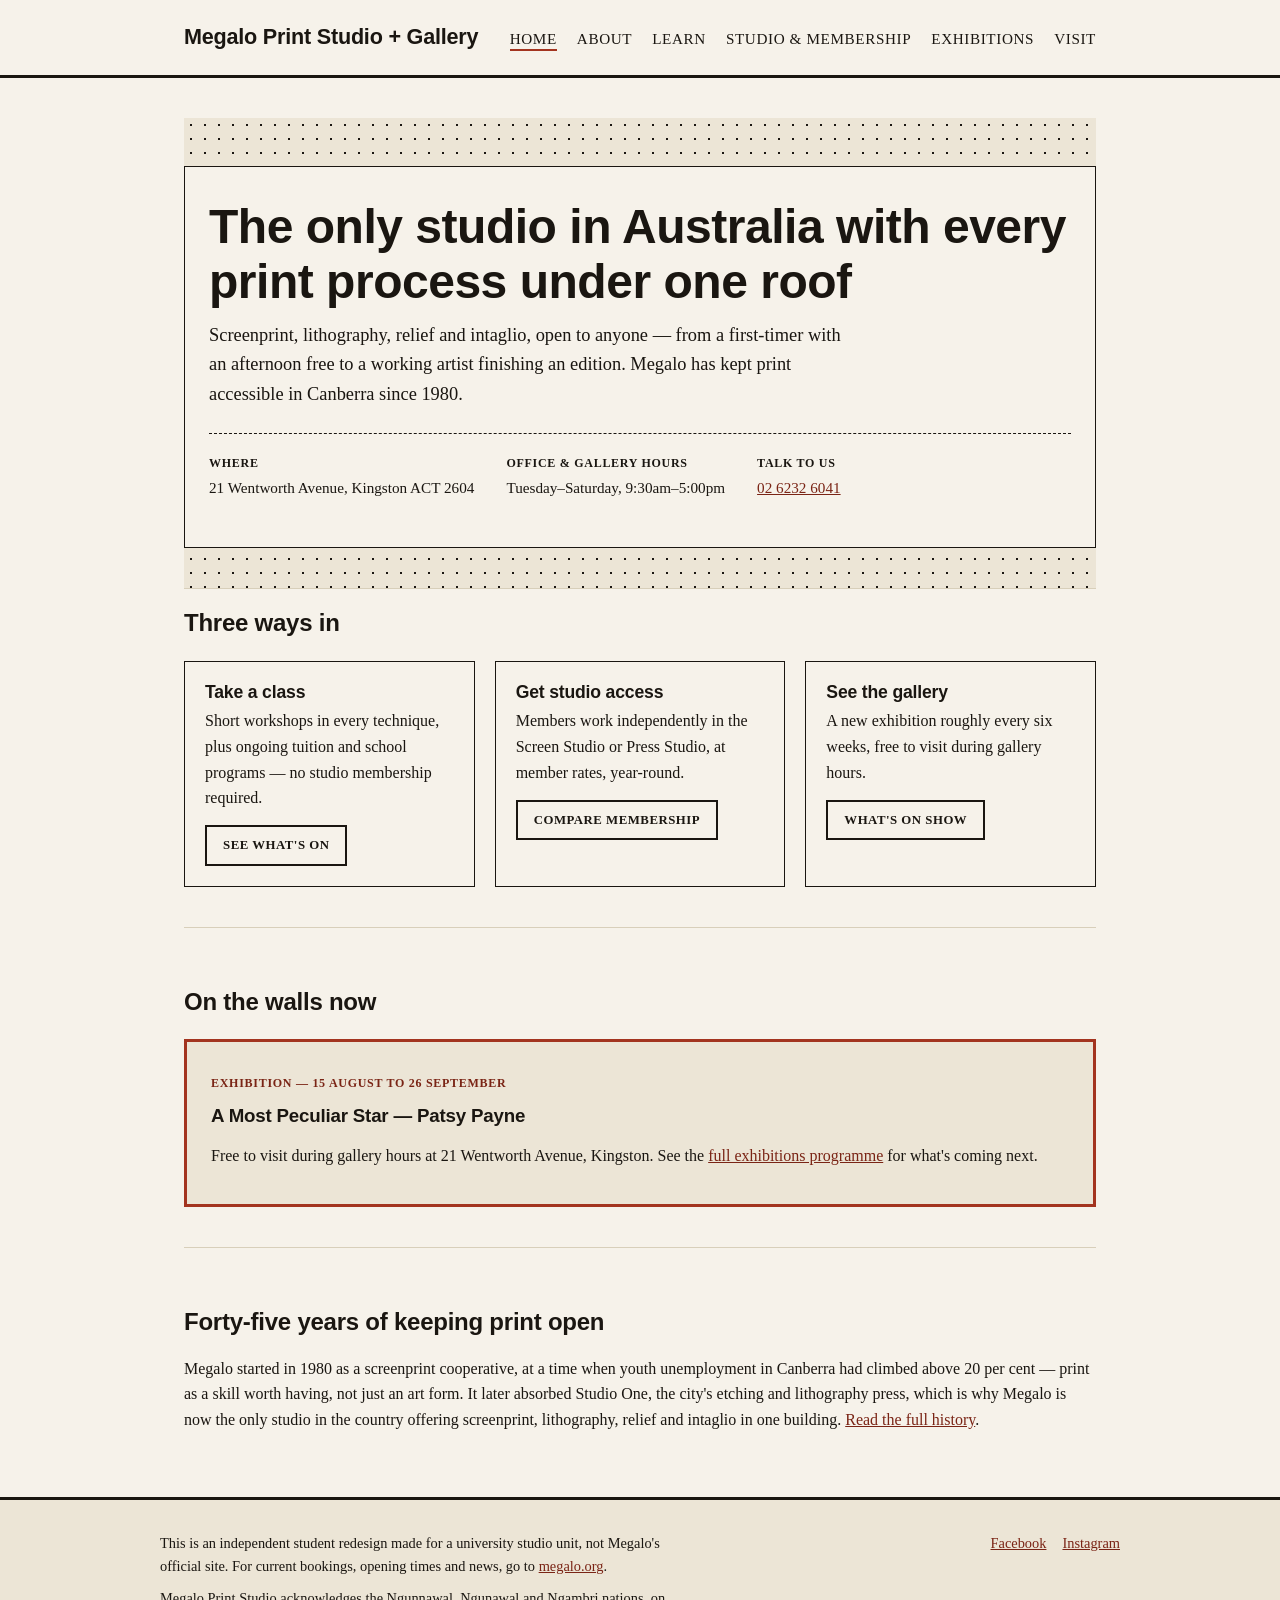
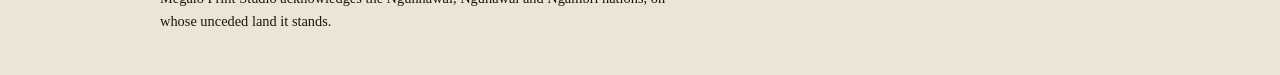
<file: index.html>
<!doctype html>
<html lang="en-AU">
  <head>
    <meta charset="UTF-8" />
    <meta name="viewport" content="width=device-width, initial-scale=1.0" />
    <title>Megalo Print Studio + Gallery — Kingston, Canberra</title>
    <meta
      name="description"
      content="Megalo Print Studio + Gallery is Canberra's open-access print studio: screenprint, lithography, relief and intaglio under one roof since 1980."
    />
    <link rel="stylesheet" href="./styles.css" />
  </head>
  <body>
    <header>
      <div class="header-row">
        <p class="wordmark"><a href="./">Megalo Print Studio + Gallery</a></p>
        <nav aria-label="Primary">
          <ul>
            <li><a href="./" aria-current="page">Home</a></li>
            <li><a href="./about.html">About</a></li>
            <li><a href="./learn.html">Learn</a></li>
            <li><a href="./studio.html">Studio &amp; membership</a></li>
            <li><a href="./exhibitions.html">Exhibitions</a></li>
            <li><a href="./visit.html">Visit</a></li>
          </ul>
        </nav>
      </div>
    </header>

    <main>
      <div class="hero">
        <div class="hero-inner">
          <h1>The only studio in Australia with every print process under one roof</h1>
          <p class="hero-lede">
            Screenprint, lithography, relief and intaglio, open to anyone —
            from a first-timer with an afternoon free to a working artist
            finishing an edition. Megalo has kept print accessible in Canberra
            since 1980.
          </p>
          <dl class="visit-strip">
            <div>
              <dt>Where</dt>
              <dd>21 Wentworth Avenue, Kingston ACT 2604</dd>
            </div>
            <div>
              <dt>Office &amp; gallery hours</dt>
              <dd>Tuesday&ndash;Saturday, 9:30am&ndash;5:00pm</dd>
            </div>
            <div>
              <dt>Talk to us</dt>
              <dd><a href="tel:+61262326041">02&nbsp;6232&nbsp;6041</a></dd>
            </div>
          </dl>
        </div>
      </div>

      <section aria-labelledby="pathways-heading">
        <h2 id="pathways-heading">Three ways in</h2>
        <ul class="pathways">
          <li class="pathway">
            <h3>Take a class</h3>
            <p>
              Short workshops in every technique, plus ongoing tuition and
              school programs — no studio membership required.
            </p>
            <a class="button" href="./learn.html">See what's on</a>
          </li>
          <li class="pathway">
            <h3>Get studio access</h3>
            <p>
              Members work independently in the Screen Studio or Press
              Studio, at member rates, year-round.
            </p>
            <a class="button" href="./studio.html">Compare membership</a>
          </li>
          <li class="pathway">
            <h3>See the gallery</h3>
            <p>
              A new exhibition roughly every six weeks, free to visit during
              gallery hours.
            </p>
            <a class="button" href="./exhibitions.html">What's on show</a>
          </li>
        </ul>
      </section>

      <section aria-labelledby="now-heading">
        <h2 id="now-heading">On the walls now</h2>
        <div class="exhibition-now">
          <p class="eyebrow">Exhibition — 15 August to 26 September</p>
          <h3>A Most Peculiar Star — Patsy Payne</h3>
          <p>
            Free to visit during gallery hours at 21 Wentworth Avenue,
            Kingston. See the
            <a href="./exhibitions.html">full exhibitions programme</a> for
            what's coming next.
          </p>
        </div>
      </section>

      <section aria-labelledby="about-heading">
        <h2 id="about-heading">Forty-five years of keeping print open</h2>
        <p>
          Megalo started in 1980 as a screenprint cooperative, at a time
          when youth unemployment in Canberra had climbed above 20 per cent
          — print as a skill worth having, not just an art form. It later
          absorbed Studio One, the city's etching and lithography press,
          which is why Megalo is now the only studio in the country
          offering screenprint, lithography, relief and intaglio in one
          building.
          <a href="./about.html">Read the full history</a>.
        </p>
      </section>
    </main>

    <footer>
      <div class="footer-inner">
        <div class="footer-note">
          <p>
            This is an independent student redesign made for a university
            studio unit, not Megalo's official site. For current bookings,
            opening times and news, go to
            <a href="https://www.megalo.org/">megalo.org</a>.
          </p>
          <p>
            Megalo Print Studio acknowledges the Ngunnawal, Ngunawal and
            Ngambri nations, on whose unceded land it stands.
          </p>
        </div>
        <div class="footer-social">
          <a href="https://www.facebook.com/megaloprintstudio/">Facebook</a>
          <a href="https://www.instagram.com/megaloprintstudio/">Instagram</a>
        </div>
      </div>
    </footer>
  </body>
</html>
</file>
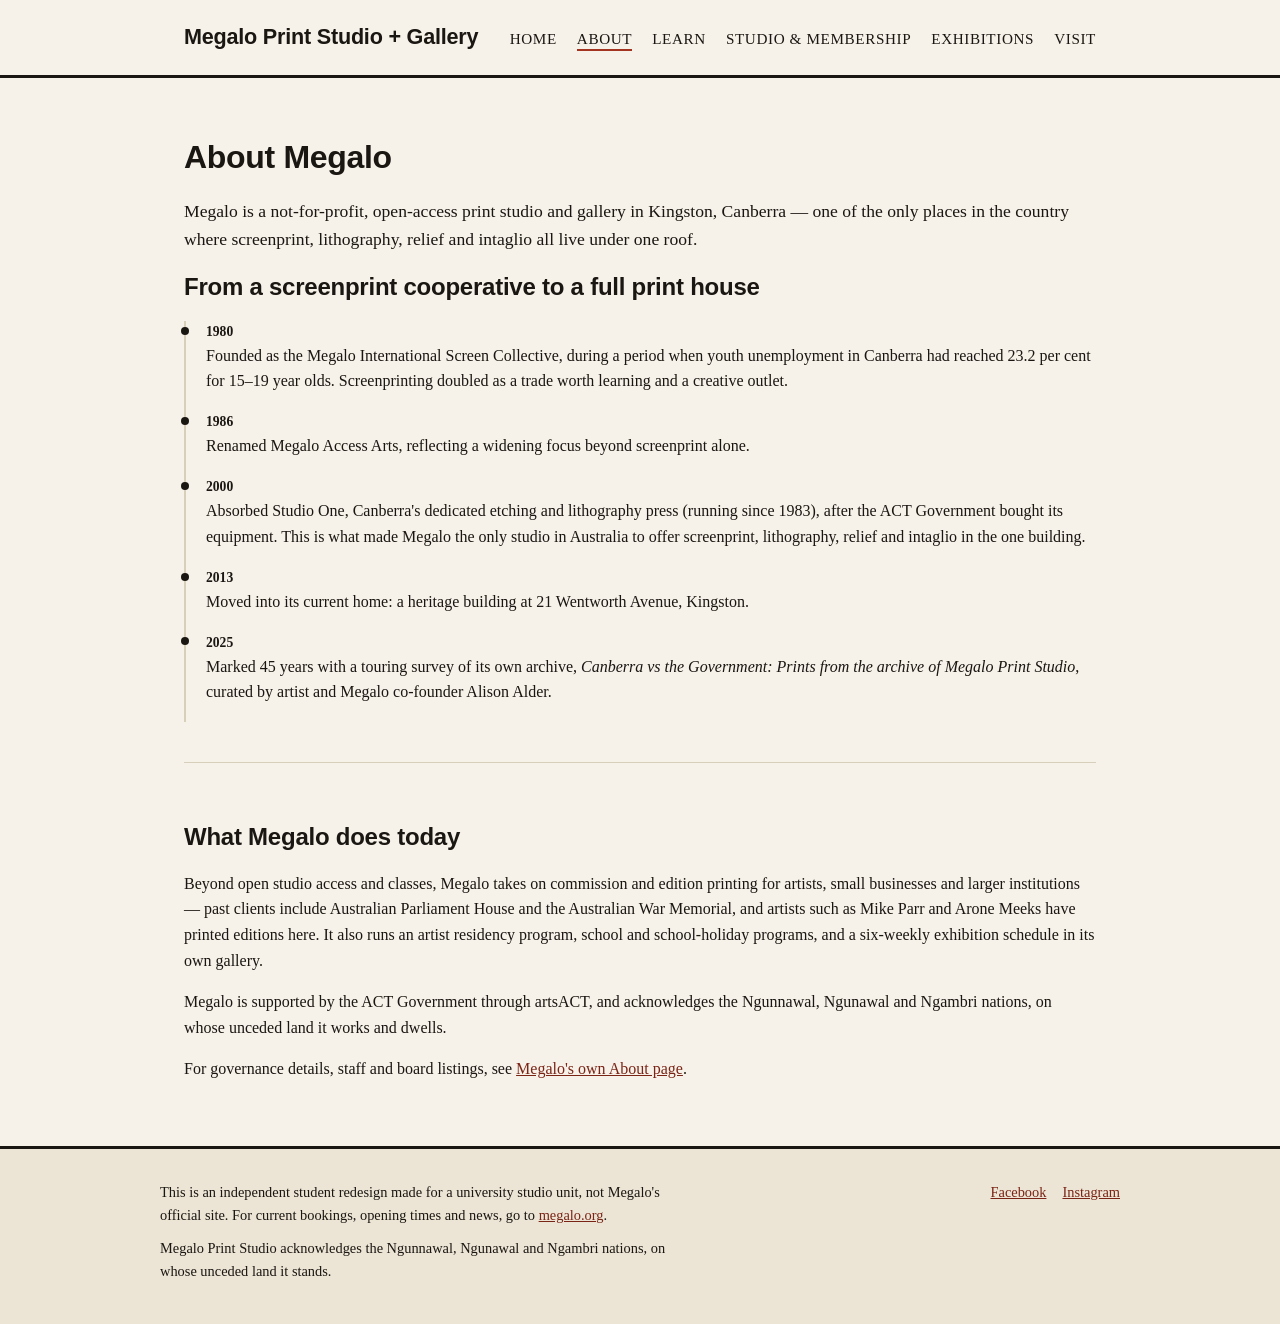
<file: about.html>
<!doctype html>
<html lang="en-AU">
  <head>
    <meta charset="UTF-8" />
    <meta name="viewport" content="width=device-width, initial-scale=1.0" />
    <title>About Megalo — Megalo Print Studio + Gallery</title>
    <meta
      name="description"
      content="How Megalo went from a 1980 screenprint cooperative to the only studio in Australia offering every print process under one roof."
    />
    <link rel="stylesheet" href="./styles.css" />
  </head>
  <body>
    <header>
      <div class="header-row">
        <p class="wordmark"><a href="./">Megalo Print Studio + Gallery</a></p>
        <nav aria-label="Primary">
          <ul>
            <li><a href="./">Home</a></li>
            <li><a href="./about.html" aria-current="page">About</a></li>
            <li><a href="./learn.html">Learn</a></li>
            <li><a href="./studio.html">Studio &amp; membership</a></li>
            <li><a href="./exhibitions.html">Exhibitions</a></li>
            <li><a href="./visit.html">Visit</a></li>
          </ul>
        </nav>
      </div>
    </header>

    <main>
      <h1>About Megalo</h1>
      <p class="lede">
        Megalo is a not-for-profit, open-access print studio and gallery in
        Kingston, Canberra — one of the only places in the country where
        screenprint, lithography, relief and intaglio all live under one
        roof.
      </p>

      <section aria-labelledby="history-heading">
        <h2 id="history-heading">From a screenprint cooperative to a full print house</h2>
        <ol class="timeline">
          <li>
            <span class="when">1980</span>
            Founded as the Megalo International Screen Collective, during a
            period when youth unemployment in Canberra had reached 23.2 per
            cent for 15&ndash;19 year olds. Screenprinting doubled as a
            trade worth learning and a creative outlet.
          </li>
          <li>
            <span class="when">1986</span>
            Renamed Megalo Access Arts, reflecting a widening focus beyond
            screenprint alone.
          </li>
          <li>
            <span class="when">2000</span>
            Absorbed Studio One, Canberra's dedicated etching and
            lithography press (running since 1983), after the ACT
            Government bought its equipment. This is what made Megalo the
            only studio in Australia to offer screenprint, lithography,
            relief and intaglio in the one building.
          </li>
          <li>
            <span class="when">2013</span>
            Moved into its current home: a heritage building at 21
            Wentworth Avenue, Kingston.
          </li>
          <li>
            <span class="when">2025</span>
            Marked 45 years with a touring survey of its own archive,
            <em>Canberra vs the Government: Prints from the archive of
            Megalo Print Studio</em>, curated by artist and Megalo
            co-founder Alison Alder.
          </li>
        </ol>
      </section>

      <section aria-labelledby="today-heading">
        <h2 id="today-heading">What Megalo does today</h2>
        <p>
          Beyond open studio access and classes, Megalo takes on commission
          and edition printing for artists, small businesses and larger
          institutions — past clients include Australian Parliament House
          and the Australian War Memorial, and artists such as Mike Parr and
          Arone Meeks have printed editions here. It also runs an artist
          residency program, school and school-holiday programs, and a
          six-weekly exhibition schedule in its own gallery.
        </p>
        <p>
          Megalo is supported by the ACT Government through artsACT, and
          acknowledges the Ngunnawal, Ngunawal and Ngambri nations, on whose
          unceded land it works and dwells.
        </p>
        <p>
          For governance details, staff and board listings, see
          <a href="https://www.megalo.org/about">Megalo's own About page</a>.
        </p>
      </section>
    </main>

    <footer>
      <div class="footer-inner">
        <div class="footer-note">
          <p>
            This is an independent student redesign made for a university
            studio unit, not Megalo's official site. For current bookings,
            opening times and news, go to
            <a href="https://www.megalo.org/">megalo.org</a>.
          </p>
          <p>
            Megalo Print Studio acknowledges the Ngunnawal, Ngunawal and
            Ngambri nations, on whose unceded land it stands.
          </p>
        </div>
        <div class="footer-social">
          <a href="https://www.facebook.com/megaloprintstudio/">Facebook</a>
          <a href="https://www.instagram.com/megaloprintstudio/">Instagram</a>
        </div>
      </div>
    </footer>
  </body>
</html>
</file>
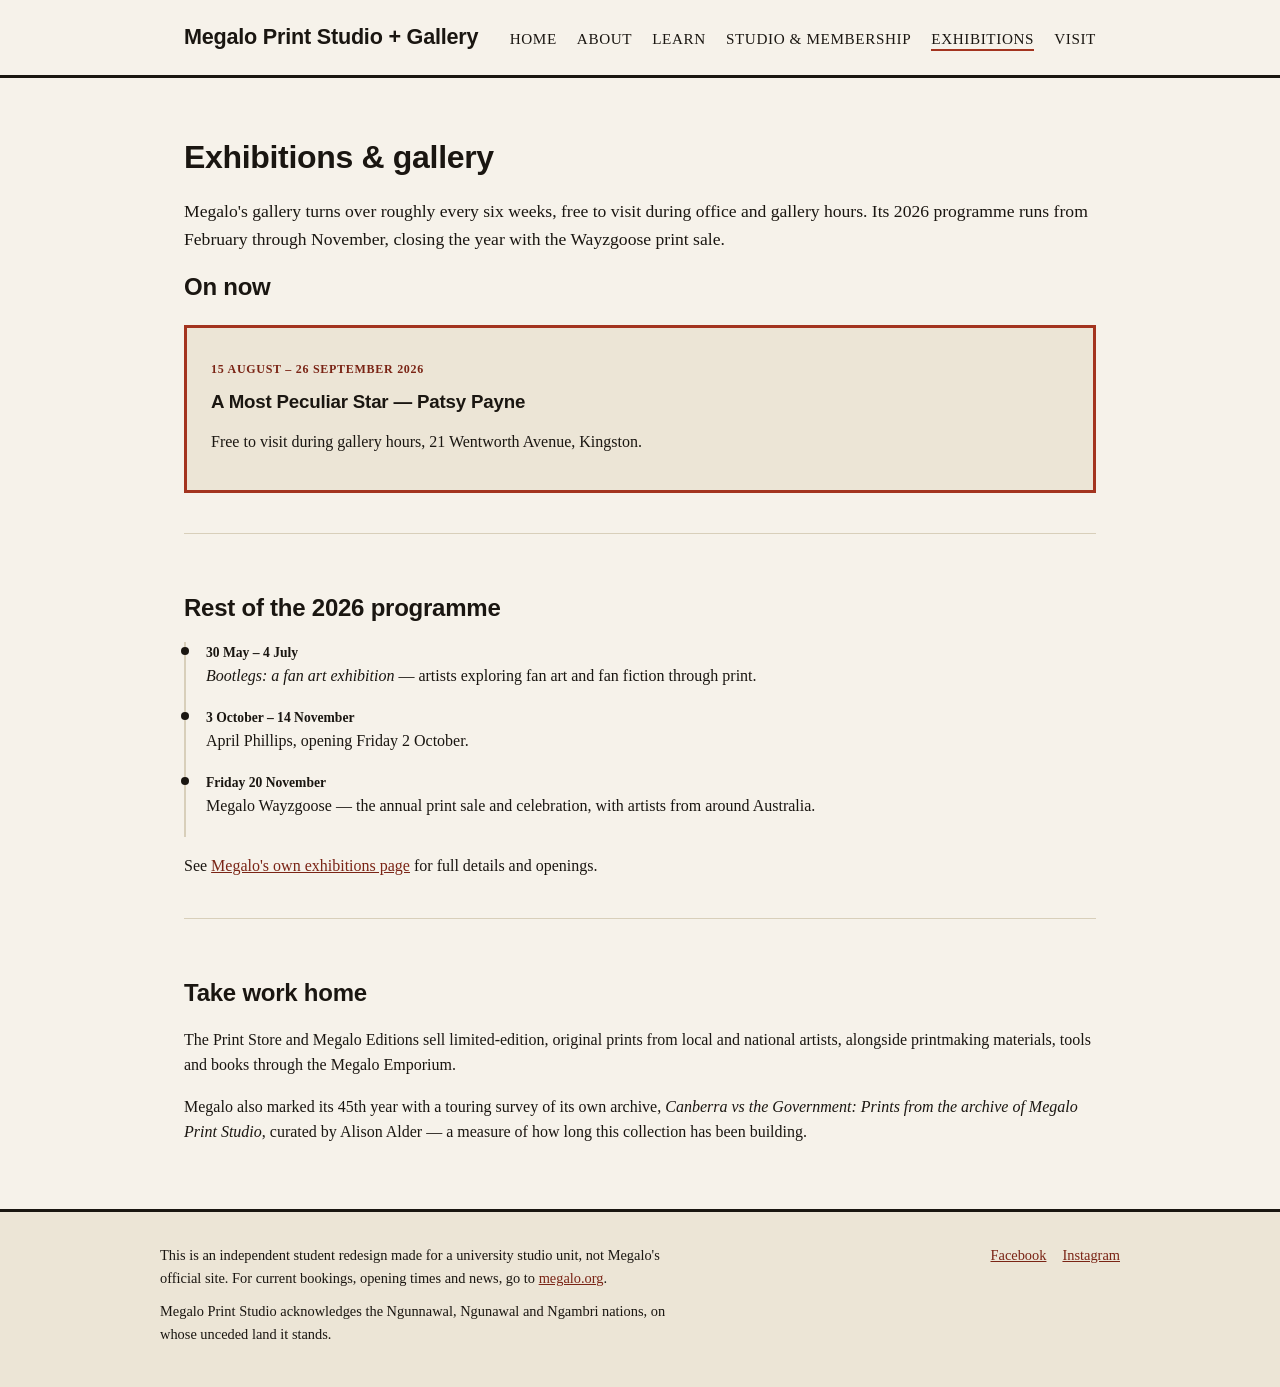
<file: exhibitions.html>
<!doctype html>
<html lang="en-AU">
  <head>
    <meta charset="UTF-8" />
    <meta name="viewport" content="width=device-width, initial-scale=1.0" />
    <title>Exhibitions &amp; gallery — Megalo Print Studio + Gallery</title>
    <meta
      name="description"
      content="What's on now in Megalo's gallery, and the rest of the 2026 exhibition programme."
    />
    <link rel="stylesheet" href="./styles.css" />
  </head>
  <body>
    <header>
      <div class="header-row">
        <p class="wordmark"><a href="./">Megalo Print Studio + Gallery</a></p>
        <nav aria-label="Primary">
          <ul>
            <li><a href="./">Home</a></li>
            <li><a href="./about.html">About</a></li>
            <li><a href="./learn.html">Learn</a></li>
            <li><a href="./studio.html">Studio &amp; membership</a></li>
            <li>
              <a href="./exhibitions.html" aria-current="page">Exhibitions</a>
            </li>
            <li><a href="./visit.html">Visit</a></li>
          </ul>
        </nav>
      </div>
    </header>

    <main>
      <h1>Exhibitions &amp; gallery</h1>
      <p class="lede">
        Megalo's gallery turns over roughly every six weeks, free to visit
        during office and gallery hours. Its 2026 programme runs from
        February through November, closing the year with the Wayzgoose
        print sale.
      </p>

      <section aria-labelledby="now-heading">
        <h2 id="now-heading">On now</h2>
        <div class="exhibition-now">
          <p class="eyebrow">15 August &ndash; 26 September 2026</p>
          <h3>A Most Peculiar Star &mdash; Patsy Payne</h3>
          <p>Free to visit during gallery hours, 21 Wentworth Avenue, Kingston.</p>
        </div>
      </section>

      <section aria-labelledby="programme-heading">
        <h2 id="programme-heading">Rest of the 2026 programme</h2>
        <ul class="timeline">
          <li>
            <span class="when">30 May &ndash; 4 July</span>
            <em>Bootlegs: a fan art exhibition</em> &mdash; artists exploring
            fan art and fan fiction through print.
          </li>
          <li>
            <span class="when">3 October &ndash; 14 November</span>
            April Phillips, opening Friday 2 October.
          </li>
          <li>
            <span class="when">Friday 20 November</span>
            Megalo Wayzgoose &mdash; the annual print sale and celebration,
            with artists from around Australia.
          </li>
        </ul>
        <p>
          See <a href="https://www.megalo.org/exhibitions">Megalo's own
          exhibitions page</a> for full details and openings.
        </p>
      </section>

      <section aria-labelledby="beyond-heading">
        <h2 id="beyond-heading">Take work home</h2>
        <p>
          The Print Store and Megalo Editions sell limited-edition, original
          prints from local and national artists, alongside printmaking
          materials, tools and books through the Megalo Emporium.
        </p>
        <p>
          Megalo also marked its 45th year with a touring survey of its own
          archive, <em>Canberra vs the Government: Prints from the archive
          of Megalo Print Studio</em>, curated by Alison Alder &mdash; a
          measure of how long this collection has been building.
        </p>
      </section>
    </main>

    <footer>
      <div class="footer-inner">
        <div class="footer-note">
          <p>
            This is an independent student redesign made for a university
            studio unit, not Megalo's official site. For current bookings,
            opening times and news, go to
            <a href="https://www.megalo.org/">megalo.org</a>.
          </p>
          <p>
            Megalo Print Studio acknowledges the Ngunnawal, Ngunawal and
            Ngambri nations, on whose unceded land it stands.
          </p>
        </div>
        <div class="footer-social">
          <a href="https://www.facebook.com/megaloprintstudio/">Facebook</a>
          <a href="https://www.instagram.com/megaloprintstudio/">Instagram</a>
        </div>
      </div>
    </footer>
  </body>
</html>
</file>
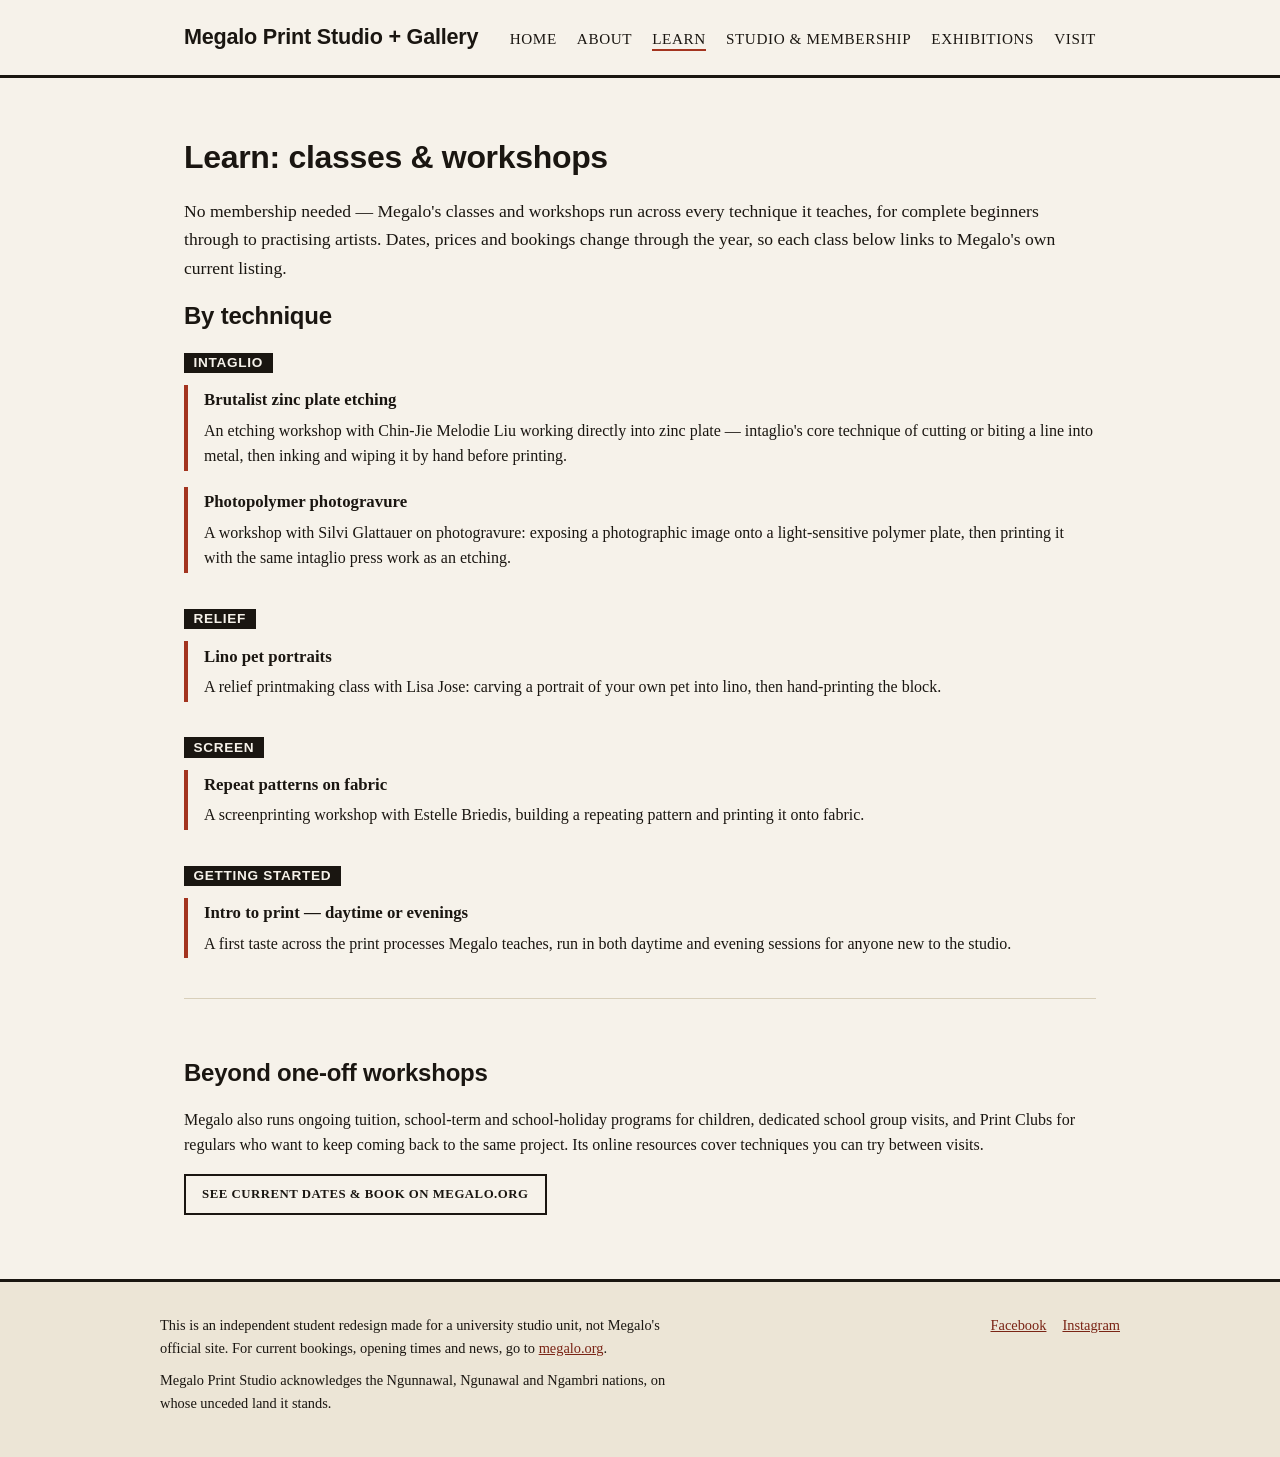
<file: learn.html>
<!doctype html>
<html lang="en-AU">
  <head>
    <meta charset="UTF-8" />
    <meta name="viewport" content="width=device-width, initial-scale=1.0" />
    <title>Learn: classes &amp; workshops — Megalo Print Studio + Gallery</title>
    <meta
      name="description"
      content="Megalo's classes and workshops grouped by print technique — screen, relief, intaglio and more — for every level of experience."
    />
    <link rel="stylesheet" href="./styles.css" />
  </head>
  <body>
    <header>
      <div class="header-row">
        <p class="wordmark"><a href="./">Megalo Print Studio + Gallery</a></p>
        <nav aria-label="Primary">
          <ul>
            <li><a href="./">Home</a></li>
            <li><a href="./about.html">About</a></li>
            <li><a href="./learn.html" aria-current="page">Learn</a></li>
            <li><a href="./studio.html">Studio &amp; membership</a></li>
            <li><a href="./exhibitions.html">Exhibitions</a></li>
            <li><a href="./visit.html">Visit</a></li>
          </ul>
        </nav>
      </div>
    </header>

    <main>
      <h1>Learn: classes &amp; workshops</h1>
      <p class="lede">
        No membership needed — Megalo's classes and workshops run across
        every technique it teaches, for complete beginners through to
        practising artists. Dates, prices and bookings change through the
        year, so each class below links to Megalo's own current listing.
      </p>

      <section aria-labelledby="techniques-heading">
        <h2 id="techniques-heading">By technique</h2>

        <div class="technique-group">
          <h3>Intaglio</h3>
          <ul class="workshop-list">
            <li class="workshop">
              <h4>Brutalist zinc plate etching</h4>
              <p>
                An etching workshop with Chin-Jie Melodie Liu working
                directly into zinc plate — intaglio's core technique of
                cutting or biting a line into metal, then inking and
                wiping it by hand before printing.
              </p>
            </li>
            <li class="workshop">
              <h4>Photopolymer photogravure</h4>
              <p>
                A workshop with Silvi Glattauer on photogravure: exposing a
                photographic image onto a light-sensitive polymer plate,
                then printing it with the same intaglio press work as an
                etching.
              </p>
            </li>
          </ul>
        </div>

        <div class="technique-group">
          <h3>Relief</h3>
          <ul class="workshop-list">
            <li class="workshop">
              <h4>Lino pet portraits</h4>
              <p>
                A relief printmaking class with Lisa Jose: carving a
                portrait of your own pet into lino, then hand-printing the
                block.
              </p>
            </li>
          </ul>
        </div>

        <div class="technique-group">
          <h3>Screen</h3>
          <ul class="workshop-list">
            <li class="workshop">
              <h4>Repeat patterns on fabric</h4>
              <p>
                A screenprinting workshop with Estelle Briedis, building a
                repeating pattern and printing it onto fabric.
              </p>
            </li>
          </ul>
        </div>

        <div class="technique-group">
          <h3>Getting started</h3>
          <ul class="workshop-list">
            <li class="workshop">
              <h4>Intro to print — daytime or evenings</h4>
              <p>
                A first taste across the print processes Megalo teaches,
                run in both daytime and evening sessions for anyone new to
                the studio.
              </p>
            </li>
          </ul>
        </div>
      </section>

      <section aria-labelledby="beyond-heading">
        <h2 id="beyond-heading">Beyond one-off workshops</h2>
        <p>
          Megalo also runs ongoing tuition, school-term and school-holiday
          programs for children, dedicated school group visits, and Print
          Clubs for regulars who want to keep coming back to the same
          project. Its online resources cover techniques you can try
          between visits.
        </p>
        <p>
          <a class="button" href="https://www.megalo.org/classes-workshops"
            >See current dates &amp; book on megalo.org</a
          >
        </p>
      </section>
    </main>

    <footer>
      <div class="footer-inner">
        <div class="footer-note">
          <p>
            This is an independent student redesign made for a university
            studio unit, not Megalo's official site. For current bookings,
            opening times and news, go to
            <a href="https://www.megalo.org/">megalo.org</a>.
          </p>
          <p>
            Megalo Print Studio acknowledges the Ngunnawal, Ngunawal and
            Ngambri nations, on whose unceded land it stands.
          </p>
        </div>
        <div class="footer-social">
          <a href="https://www.facebook.com/megaloprintstudio/">Facebook</a>
          <a href="https://www.instagram.com/megaloprintstudio/">Instagram</a>
        </div>
      </div>
    </footer>
  </body>
</html>
</file>
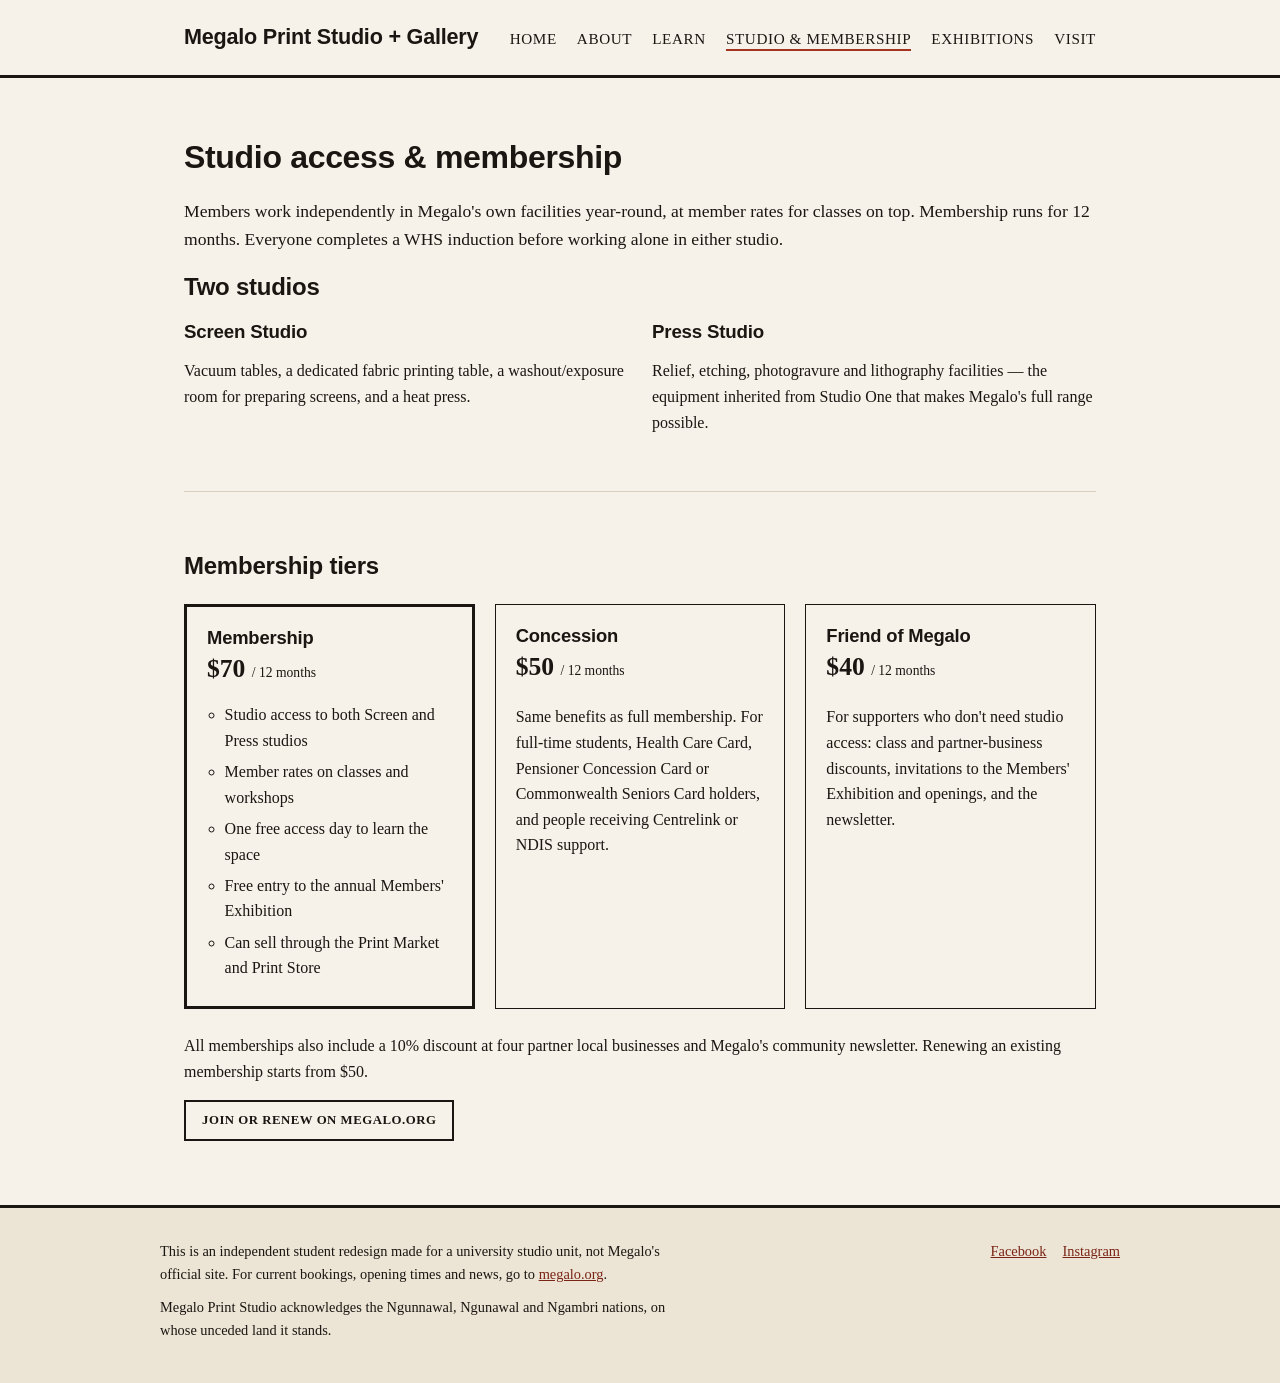
<file: studio.html>
<!doctype html>
<html lang="en-AU">
  <head>
    <meta charset="UTF-8" />
    <meta name="viewport" content="width=device-width, initial-scale=1.0" />
    <title>Studio access &amp; membership — Megalo Print Studio + Gallery</title>
    <meta
      name="description"
      content="Compare Megalo's membership tiers and see what's in the Screen Studio and Press Studio."
    />
    <link rel="stylesheet" href="./styles.css" />
  </head>
  <body>
    <header>
      <div class="header-row">
        <p class="wordmark"><a href="./">Megalo Print Studio + Gallery</a></p>
        <nav aria-label="Primary">
          <ul>
            <li><a href="./">Home</a></li>
            <li><a href="./about.html">About</a></li>
            <li><a href="./learn.html">Learn</a></li>
            <li>
              <a href="./studio.html" aria-current="page"
                >Studio &amp; membership</a
              >
            </li>
            <li><a href="./exhibitions.html">Exhibitions</a></li>
            <li><a href="./visit.html">Visit</a></li>
          </ul>
        </nav>
      </div>
    </header>

    <main>
      <h1>Studio access &amp; membership</h1>
      <p class="lede">
        Members work independently in Megalo's own facilities year-round,
        at member rates for classes on top. Membership runs for 12 months.
        Everyone completes a WHS induction before working alone in either
        studio.
      </p>

      <section aria-labelledby="facilities-heading">
        <h2 id="facilities-heading">Two studios</h2>
        <div class="facilities">
          <div class="facility">
            <h3>Screen Studio</h3>
            <p>
              Vacuum tables, a dedicated fabric printing table, a
              washout/exposure room for preparing screens, and a heat
              press.
            </p>
          </div>
          <div class="facility">
            <h3>Press Studio</h3>
            <p>
              Relief, etching, photogravure and lithography facilities —
              the equipment inherited from Studio One that makes Megalo's
              full range possible.
            </p>
          </div>
        </div>
      </section>

      <section aria-labelledby="tiers-heading">
        <h2 id="tiers-heading">Membership tiers</h2>
        <ul class="tiers">
          <li class="tier tier-featured">
            <h3>Membership</h3>
            <p class="price">$70 <span>/ 12 months</span></p>
            <ul class="tier-benefits">
              <li>Studio access to both Screen and Press studios</li>
              <li>Member rates on classes and workshops</li>
              <li>One free access day to learn the space</li>
              <li>Free entry to the annual Members' Exhibition</li>
              <li>Can sell through the Print Market and Print Store</li>
            </ul>
          </li>
          <li class="tier">
            <h3>Concession</h3>
            <p class="price">$50 <span>/ 12 months</span></p>
            <p>
              Same benefits as full membership. For full-time students,
              Health Care Card, Pensioner Concession Card or Commonwealth
              Seniors Card holders, and people receiving Centrelink or NDIS
              support.
            </p>
          </li>
          <li class="tier">
            <h3>Friend of Megalo</h3>
            <p class="price">$40 <span>/ 12 months</span></p>
            <p>
              For supporters who don't need studio access: class and
              partner-business discounts, invitations to the Members'
              Exhibition and openings, and the newsletter.
            </p>
          </li>
        </ul>
        <p>
          All memberships also include a 10% discount at four partner
          local businesses and Megalo's community newsletter. Renewing an
          existing membership starts from $50.
        </p>
        <p>
          <a class="button" href="https://www.megalo.org/megalo-membership"
            >Join or renew on megalo.org</a
          >
        </p>
      </section>
    </main>

    <footer>
      <div class="footer-inner">
        <div class="footer-note">
          <p>
            This is an independent student redesign made for a university
            studio unit, not Megalo's official site. For current bookings,
            opening times and news, go to
            <a href="https://www.megalo.org/">megalo.org</a>.
          </p>
          <p>
            Megalo Print Studio acknowledges the Ngunnawal, Ngunawal and
            Ngambri nations, on whose unceded land it stands.
          </p>
        </div>
        <div class="footer-social">
          <a href="https://www.facebook.com/megaloprintstudio/">Facebook</a>
          <a href="https://www.instagram.com/megaloprintstudio/">Instagram</a>
        </div>
      </div>
    </footer>
  </body>
</html>
</file>
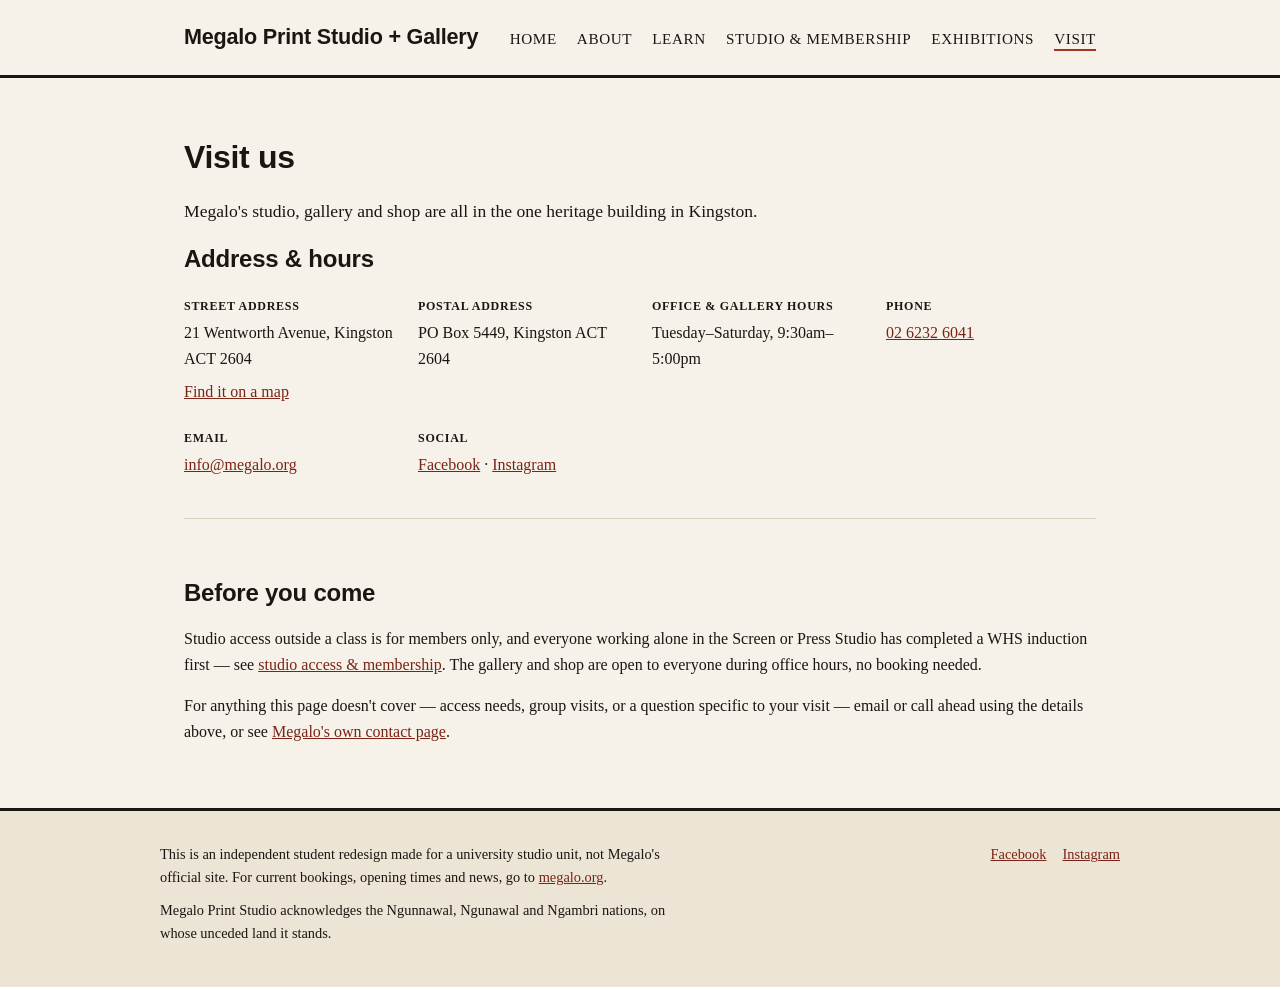
<file: visit.html>
<!doctype html>
<html lang="en-AU">
  <head>
    <meta charset="UTF-8" />
    <meta name="viewport" content="width=device-width, initial-scale=1.0" />
    <title>Visit us — Megalo Print Studio + Gallery</title>
    <meta
      name="description"
      content="Address, hours and contact details for Megalo Print Studio + Gallery in Kingston, Canberra."
    />
    <link rel="stylesheet" href="./styles.css" />
  </head>
  <body>
    <header>
      <div class="header-row">
        <p class="wordmark"><a href="./">Megalo Print Studio + Gallery</a></p>
        <nav aria-label="Primary">
          <ul>
            <li><a href="./">Home</a></li>
            <li><a href="./about.html">About</a></li>
            <li><a href="./learn.html">Learn</a></li>
            <li><a href="./studio.html">Studio &amp; membership</a></li>
            <li><a href="./exhibitions.html">Exhibitions</a></li>
            <li><a href="./visit.html" aria-current="page">Visit</a></li>
          </ul>
        </nav>
      </div>
    </header>

    <main>
      <h1>Visit us</h1>
      <p class="lede">
        Megalo's studio, gallery and shop are all in the one heritage
        building in Kingston.
      </p>

      <section aria-labelledby="details-heading">
        <h2 id="details-heading">Address &amp; hours</h2>
        <dl class="visit-details">
          <div>
            <dt>Street address</dt>
            <dd>
              21 Wentworth Avenue, Kingston ACT 2604
              <br />
              <a
                class="map-link"
                href="https://www.openstreetmap.org/search?query=21+Wentworth+Avenue%2C+Kingston+ACT+2604"
                >Find it on a map</a
              >
            </dd>
          </div>
          <div>
            <dt>Postal address</dt>
            <dd>PO Box 5449, Kingston ACT 2604</dd>
          </div>
          <div>
            <dt>Office &amp; gallery hours</dt>
            <dd>Tuesday&ndash;Saturday, 9:30am&ndash;5:00pm</dd>
          </div>
          <div>
            <dt>Phone</dt>
            <dd><a href="tel:+61262326041">02&nbsp;6232&nbsp;6041</a></dd>
          </div>
          <div>
            <dt>Email</dt>
            <dd><a href="mailto:info@megalo.org">info@megalo.org</a></dd>
          </div>
          <div>
            <dt>Social</dt>
            <dd>
              <a href="https://www.facebook.com/megaloprintstudio/"
                >Facebook</a
              >
              &middot;
              <a href="https://www.instagram.com/megaloprintstudio/"
                >Instagram</a
              >
            </dd>
          </div>
        </dl>
      </section>

      <section aria-labelledby="before-heading">
        <h2 id="before-heading">Before you come</h2>
        <p>
          Studio access outside a class is for members only, and everyone
          working alone in the Screen or Press Studio has completed a WHS
          induction first &mdash; see
          <a href="./studio.html">studio access &amp; membership</a>. The
          gallery and shop are open to everyone during office hours, no
          booking needed.
        </p>
        <p>
          For anything this page doesn't cover &mdash; access needs,
          group visits, or a question specific to your visit &mdash; email
          or call ahead using the details above, or see
          <a href="https://www.megalo.org/contact-us">Megalo's own contact
          page</a>.
        </p>
      </section>
    </main>

    <footer>
      <div class="footer-inner">
        <div class="footer-note">
          <p>
            This is an independent student redesign made for a university
            studio unit, not Megalo's official site. For current bookings,
            opening times and news, go to
            <a href="https://www.megalo.org/">megalo.org</a>.
          </p>
          <p>
            Megalo Print Studio acknowledges the Ngunnawal, Ngunawal and
            Ngambri nations, on whose unceded land it stands.
          </p>
        </div>
        <div class="footer-social">
          <a href="https://www.facebook.com/megaloprintstudio/">Facebook</a>
          <a href="https://www.instagram.com/megaloprintstudio/">Instagram</a>
        </div>
      </div>
    </footer>
  </body>
</html>
</file>
<file: styles.css>
:root {
  --ink: #1a1611;
  --paper: #f6f2ea;
  --paper-dim: #ece5d6;
  --etch: #a3341f;
  --etch-dark: #7a2415;
  --line: #d8cfba;
  --max: 60rem;
}

* {
  box-sizing: border-box;
}

body {
  margin: 0;
  font-family:
    "Iowan Old Style", "Palatino Linotype", Georgia, "Noto Serif", serif;
  line-height: 1.6;
  color: var(--ink);
  background: var(--paper);
}

h1,
h2,
h3 {
  font-family: Charter, "Helvetica Neue", Arial, sans-serif;
  font-weight: 700;
  line-height: 1.15;
  letter-spacing: -0.01em;
}

a {
  color: var(--etch-dark);
}

a:hover {
  color: var(--etch);
}

img {
  max-width: 100%;
}

.wrap {
  max-width: var(--max);
  margin: 0 auto;
  padding: 0 1.5rem;
}

/* header */

header {
  border-bottom: 3px solid var(--ink);
  background: var(--paper);
}

.header-row {
  display: flex;
  flex-wrap: wrap;
  align-items: baseline;
  justify-content: space-between;
  gap: 0.75rem 1.5rem;
  padding: 1.25rem 1.5rem;
  max-width: var(--max);
  margin: 0 auto;
}

.wordmark {
  margin: 0;
  font-family: Charter, "Helvetica Neue", Arial, sans-serif;
  font-weight: 700;
  font-size: 1.35rem;
  letter-spacing: -0.01em;
}

.wordmark a {
  color: var(--ink);
  text-decoration: none;
}

nav[aria-label="Primary"] ul {
  display: flex;
  flex-wrap: wrap;
  gap: 0.25rem 1.25rem;
  margin: 0;
  padding: 0;
  list-style: none;
  font-size: 0.95rem;
  text-transform: uppercase;
  letter-spacing: 0.04em;
}

nav[aria-label="Primary"] a {
  text-decoration: none;
  color: var(--ink);
  border-bottom: 2px solid transparent;
  padding-bottom: 0.15rem;
}

nav[aria-label="Primary"] a:hover,
nav[aria-label="Primary"] a[aria-current="page"] {
  border-bottom-color: var(--etch);
  color: var(--ink);
}

/* hero */

.hero {
  padding: 3rem 0 2.5rem;
  background-image: radial-gradient(var(--ink) 1px, transparent 1.5px);
  background-size: 14px 14px;
  background-color: var(--paper-dim);
  border-bottom: 1px solid var(--line);
}

.hero-inner {
  max-width: var(--max);
  margin: 0 auto;
  padding: 0 1.5rem;
  background: var(--paper);
  border: 1px solid var(--ink);
  padding-top: 2rem;
  padding-bottom: 2rem;
}

.hero h1 {
  font-size: clamp(2rem, 5vw, 3rem);
  margin: 0 0 0.75rem;
}

.hero-lede {
  font-size: 1.15rem;
  max-width: 40rem;
  margin: 0;
}

.visit-strip {
  display: flex;
  flex-wrap: wrap;
  gap: 1rem 2rem;
  margin-top: 1.5rem;
  padding-top: 1.25rem;
  border-top: 1px dashed var(--ink);
  font-size: 0.95rem;
}

.visit-strip dt {
  font-weight: 700;
  text-transform: uppercase;
  font-size: 0.75rem;
  letter-spacing: 0.06em;
  margin: 0;
}

.visit-strip dd {
  margin: 0.15rem 0 0;
}

/* main content */

main {
  max-width: var(--max);
  margin: 0 auto;
  padding: 2.5rem 1.5rem 3rem;
}

main > section + section {
  margin-top: 2.5rem;
  padding-top: 2.5rem;
  border-top: 1px solid var(--line);
}

.lede {
  font-size: 1.1rem;
}

/* pathway cards */

.pathways {
  display: grid;
  grid-template-columns: repeat(auto-fit, minmax(15rem, 1fr));
  gap: 1.25rem;
  list-style: none;
  margin: 1.5rem 0 0;
  padding: 0;
}

.pathway {
  border: 1px solid var(--ink);
  padding: 1.25rem;
  background: var(--paper);
}

.pathway h3 {
  margin: 0 0 0.4rem;
  font-size: 1.1rem;
}

.pathway p {
  margin: 0 0 0.9rem;
}

.button {
  display: inline-block;
  border: 2px solid var(--ink);
  padding: 0.5rem 1rem;
  text-decoration: none;
  color: var(--ink);
  font-weight: 700;
  text-transform: uppercase;
  font-size: 0.8rem;
  letter-spacing: 0.04em;
}

.button:hover {
  background: var(--ink);
  color: var(--paper);
}

/* technique / workshop groups */

.technique-group {
  margin-bottom: 2rem;
}

.technique-group h3 {
  display: inline-block;
  background: var(--ink);
  color: var(--paper);
  padding: 0.15rem 0.6rem;
  font-size: 0.85rem;
  text-transform: uppercase;
  letter-spacing: 0.05em;
  margin: 0 0 0.75rem;
}

.workshop-list {
  list-style: none;
  margin: 0;
  padding: 0;
  display: grid;
  gap: 1rem;
}

.workshop {
  border-left: 4px solid var(--etch);
  padding: 0.15rem 0 0.15rem 1rem;
}

.workshop h4 {
  margin: 0 0 0.2rem;
  font-size: 1.05rem;
  font-family: inherit;
}

.workshop p {
  margin: 0;
}

/* membership cards */

.tiers {
  display: grid;
  grid-template-columns: repeat(auto-fit, minmax(14rem, 1fr));
  gap: 1.25rem;
  list-style: none;
  margin: 1.5rem 0;
  padding: 0;
}

.tier {
  border: 1px solid var(--ink);
  padding: 1.25rem;
}

.tier.tier-featured {
  border-width: 3px;
}

.tier h3 {
  margin: 0 0 0.1rem;
  font-size: 1.15rem;
}

.tier .price {
  font-size: 1.6rem;
  font-weight: 700;
  margin: 0 0 0.75rem;
}

.tier .price span {
  font-size: 0.85rem;
  font-weight: 400;
}

.tier-benefits {
  margin: 0;
  padding-left: 1.1rem;
}

.tier-benefits li {
  margin-bottom: 0.35rem;
}

/* facility lists */

.facilities {
  display: grid;
  grid-template-columns: repeat(auto-fit, minmax(16rem, 1fr));
  gap: 1.5rem;
}

.facility h3 {
  margin: 0 0 0.4rem;
}

/* visit page */

.visit-details {
  display: grid;
  grid-template-columns: repeat(auto-fit, minmax(12rem, 1fr));
  gap: 1.5rem;
  margin: 1.5rem 0;
}

.visit-details dt {
  font-weight: 700;
  text-transform: uppercase;
  font-size: 0.75rem;
  letter-spacing: 0.06em;
  margin: 0 0 0.25rem;
}

.visit-details dd {
  margin: 0;
}

.map-link {
  display: inline-block;
  margin-top: 0.5rem;
}

/* exhibition highlight */

.exhibition-now {
  border: 3px solid var(--etch);
  padding: 1.25rem 1.5rem;
  margin: 1.5rem 0;
  background: var(--paper-dim);
}

.exhibition-now .eyebrow {
  text-transform: uppercase;
  font-size: 0.75rem;
  letter-spacing: 0.06em;
  font-weight: 700;
  color: var(--etch-dark);
}

.exhibition-now h3 {
  margin: 0.2rem 0 0.3rem;
}

.timeline {
  list-style: none;
  margin: 0;
  padding: 0;
  border-left: 2px solid var(--line);
}

.timeline li {
  position: relative;
  padding: 0 0 1.1rem 1.25rem;
}

.timeline li::before {
  content: "";
  position: absolute;
  left: -5px;
  top: 0.35rem;
  width: 8px;
  height: 8px;
  background: var(--ink);
  border-radius: 50%;
}

.timeline .when {
  font-weight: 700;
  display: block;
  font-size: 0.85rem;
}

/* footer */

footer {
  border-top: 3px solid var(--ink);
  background: var(--paper-dim);
  padding: 2rem 1.5rem;
  font-size: 0.9rem;
}

.footer-inner {
  max-width: var(--max);
  margin: 0 auto;
  display: flex;
  flex-wrap: wrap;
  justify-content: space-between;
  gap: 1.5rem 2rem;
}

.footer-note {
  max-width: 34rem;
}

.footer-note p {
  margin: 0 0 0.6rem;
}

.footer-social {
  display: flex;
  gap: 1rem;
}

@media (width <= 30rem) {
  .header-row {
    flex-direction: column;
    align-items: flex-start;
  }
}
</file>
